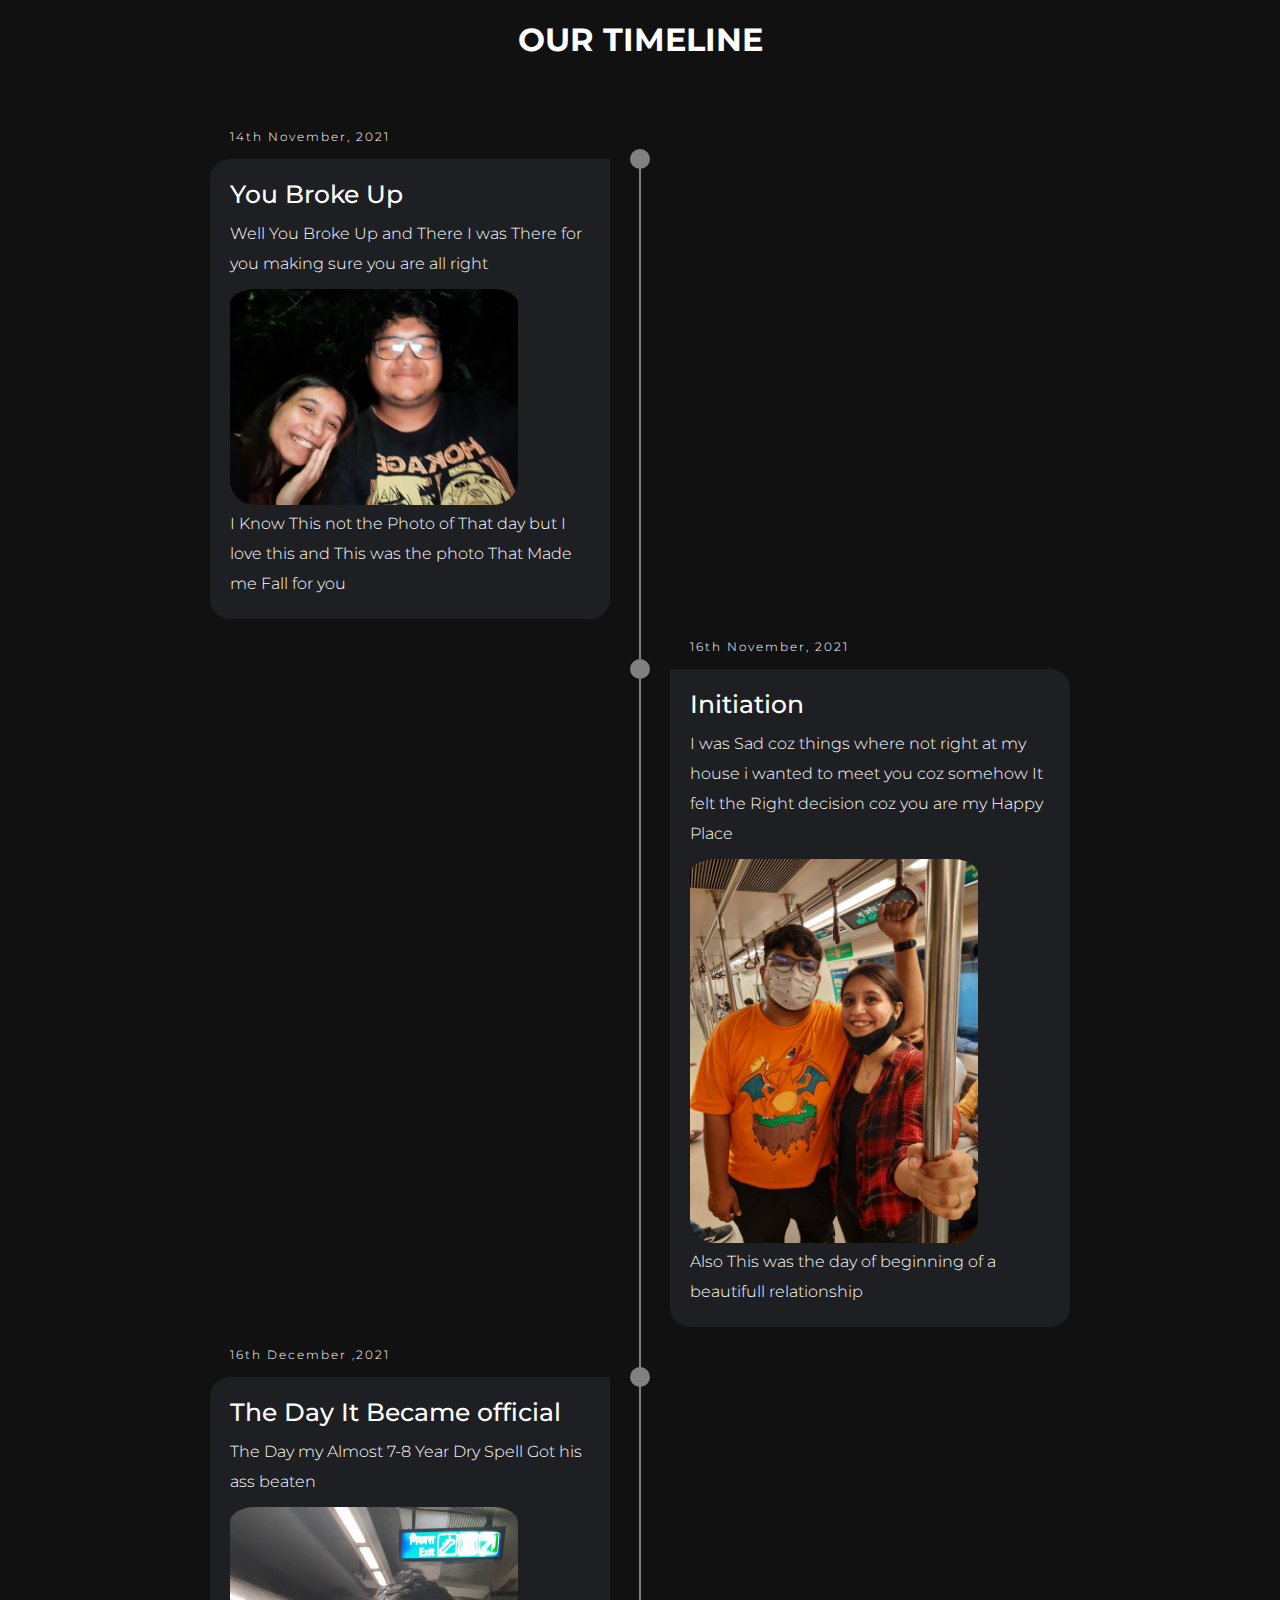
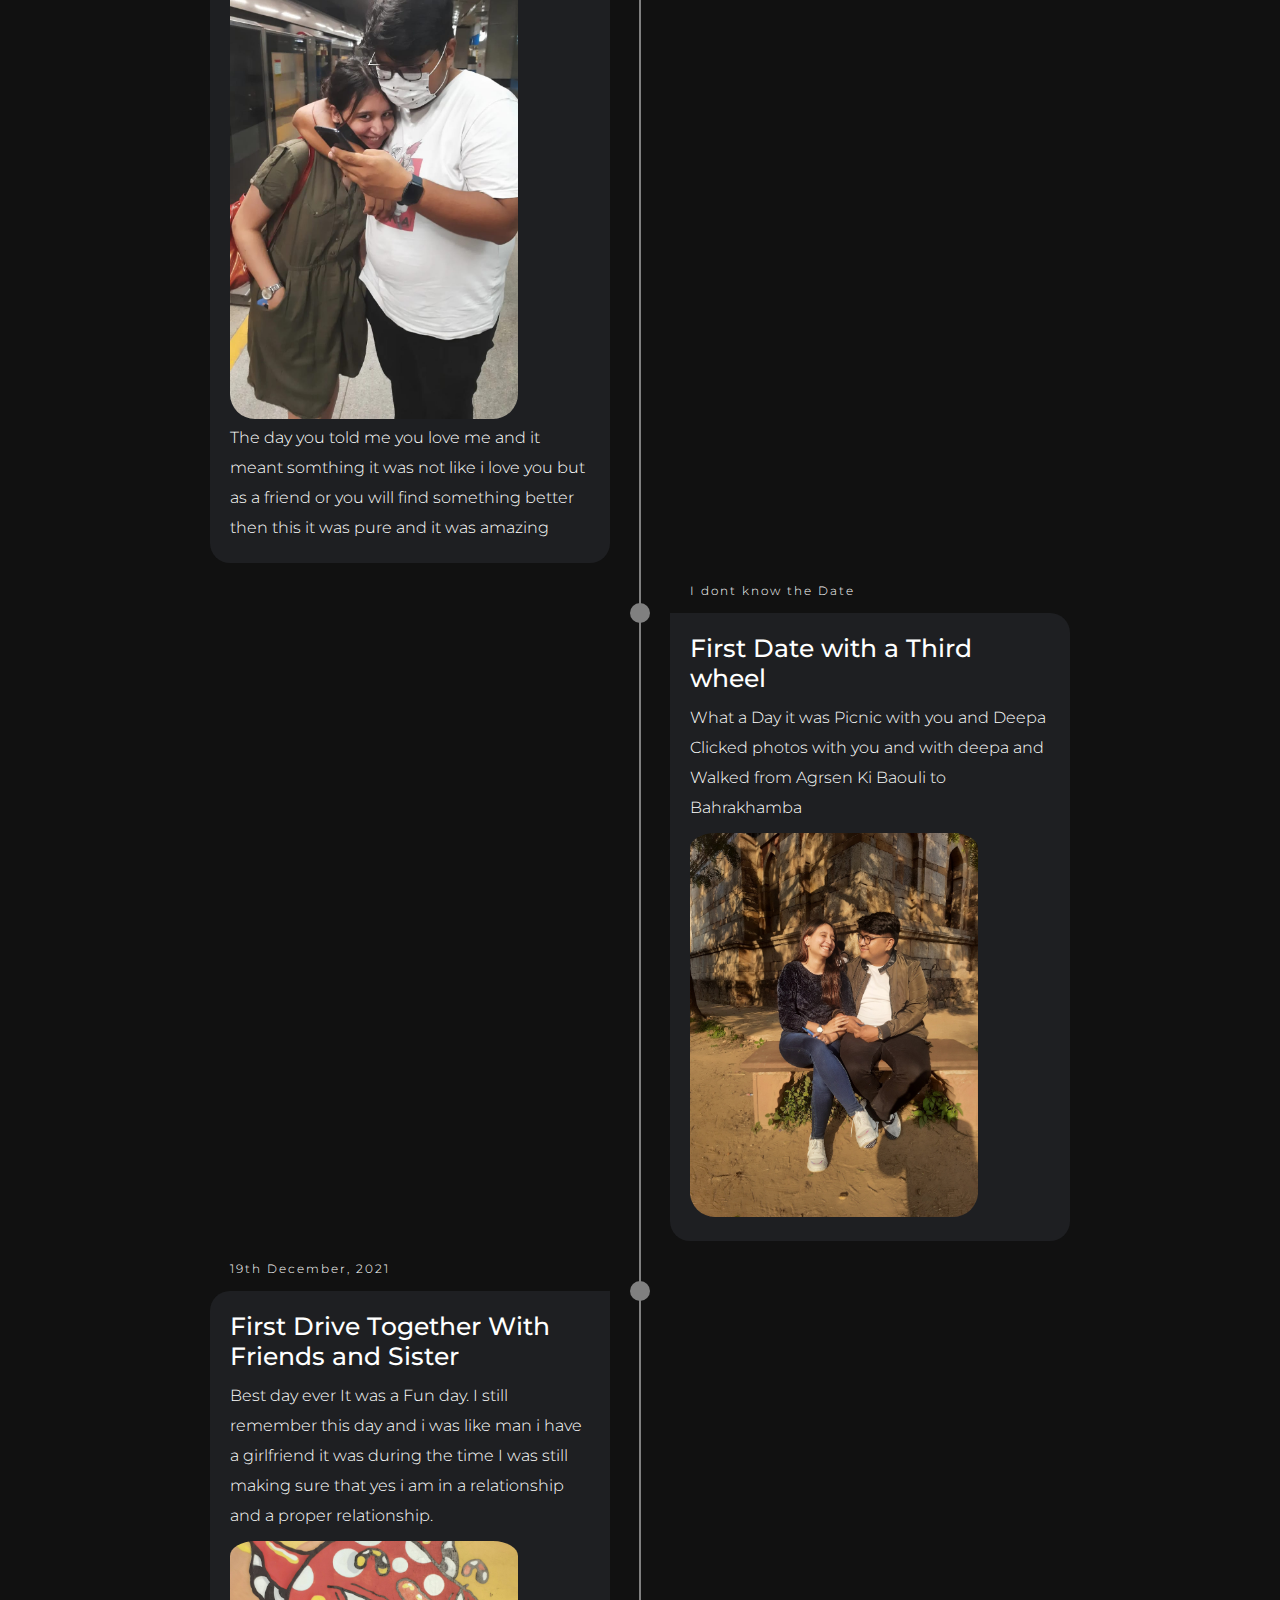
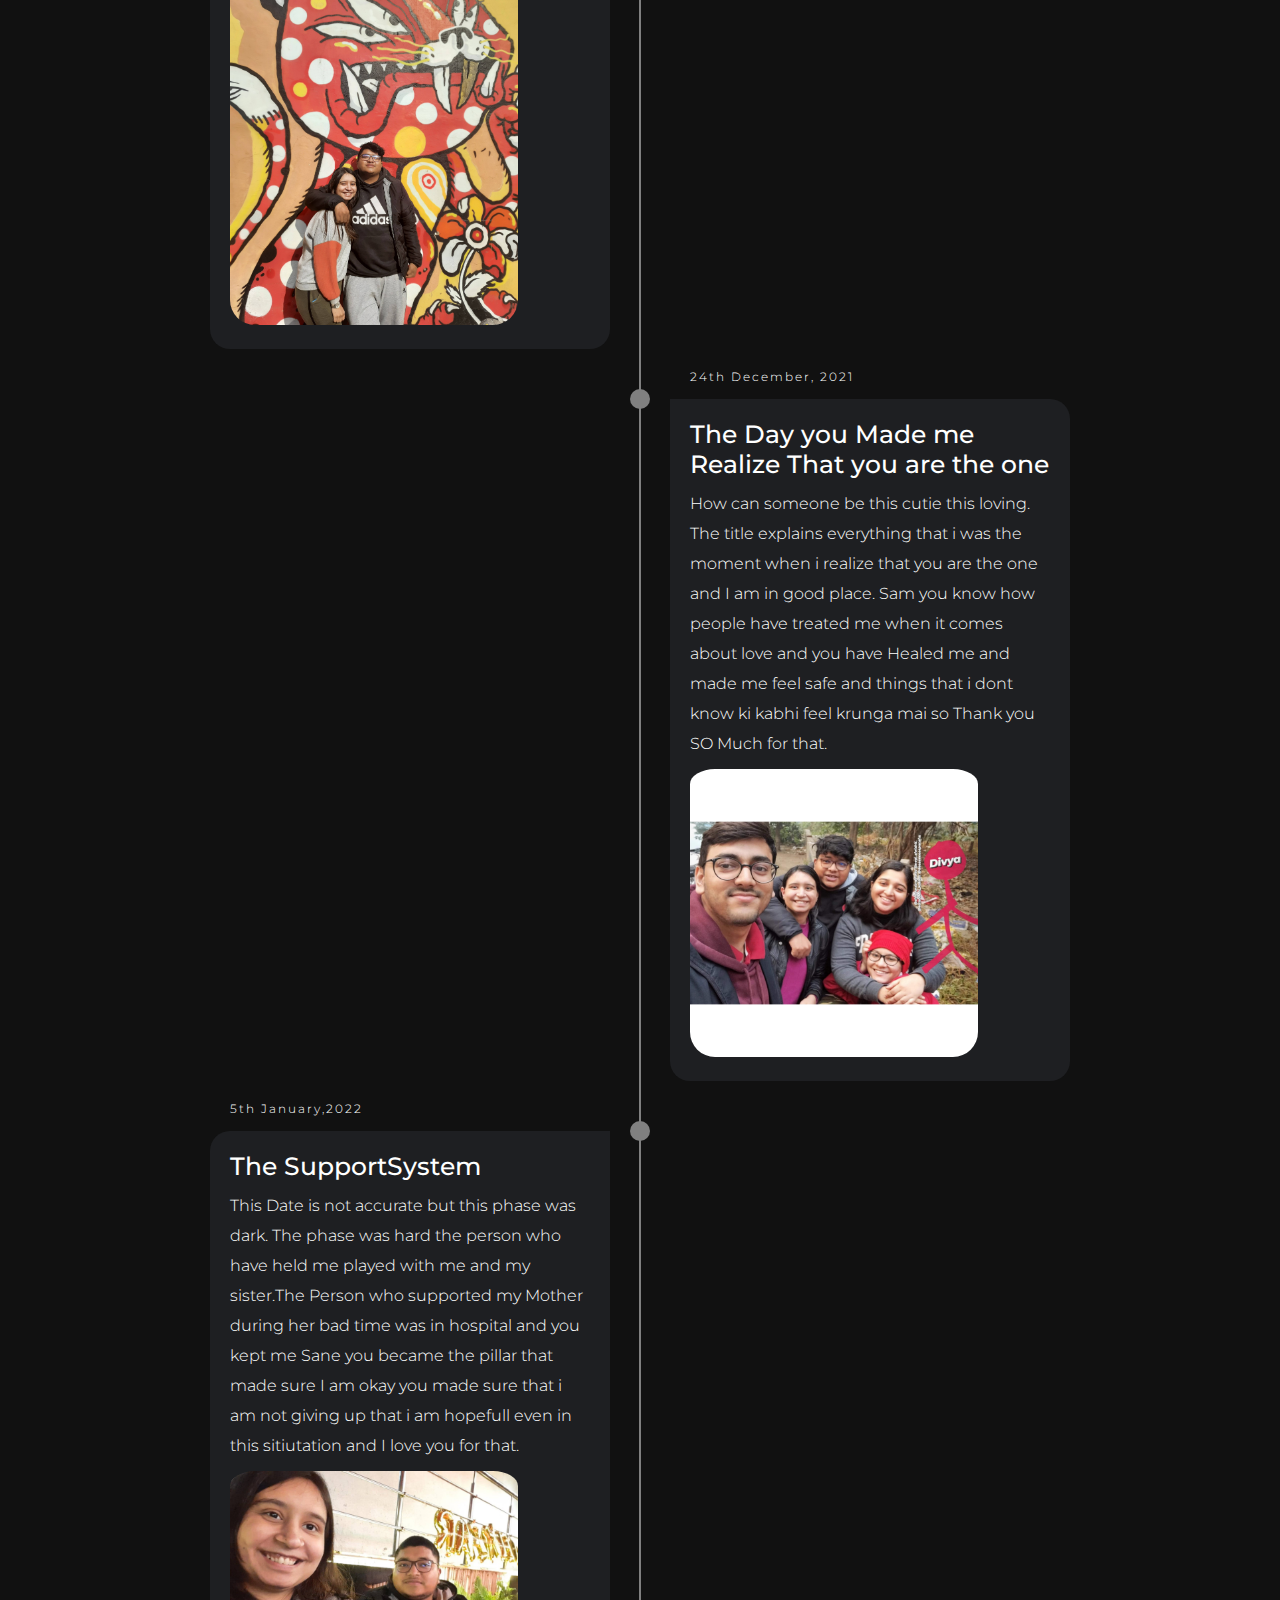
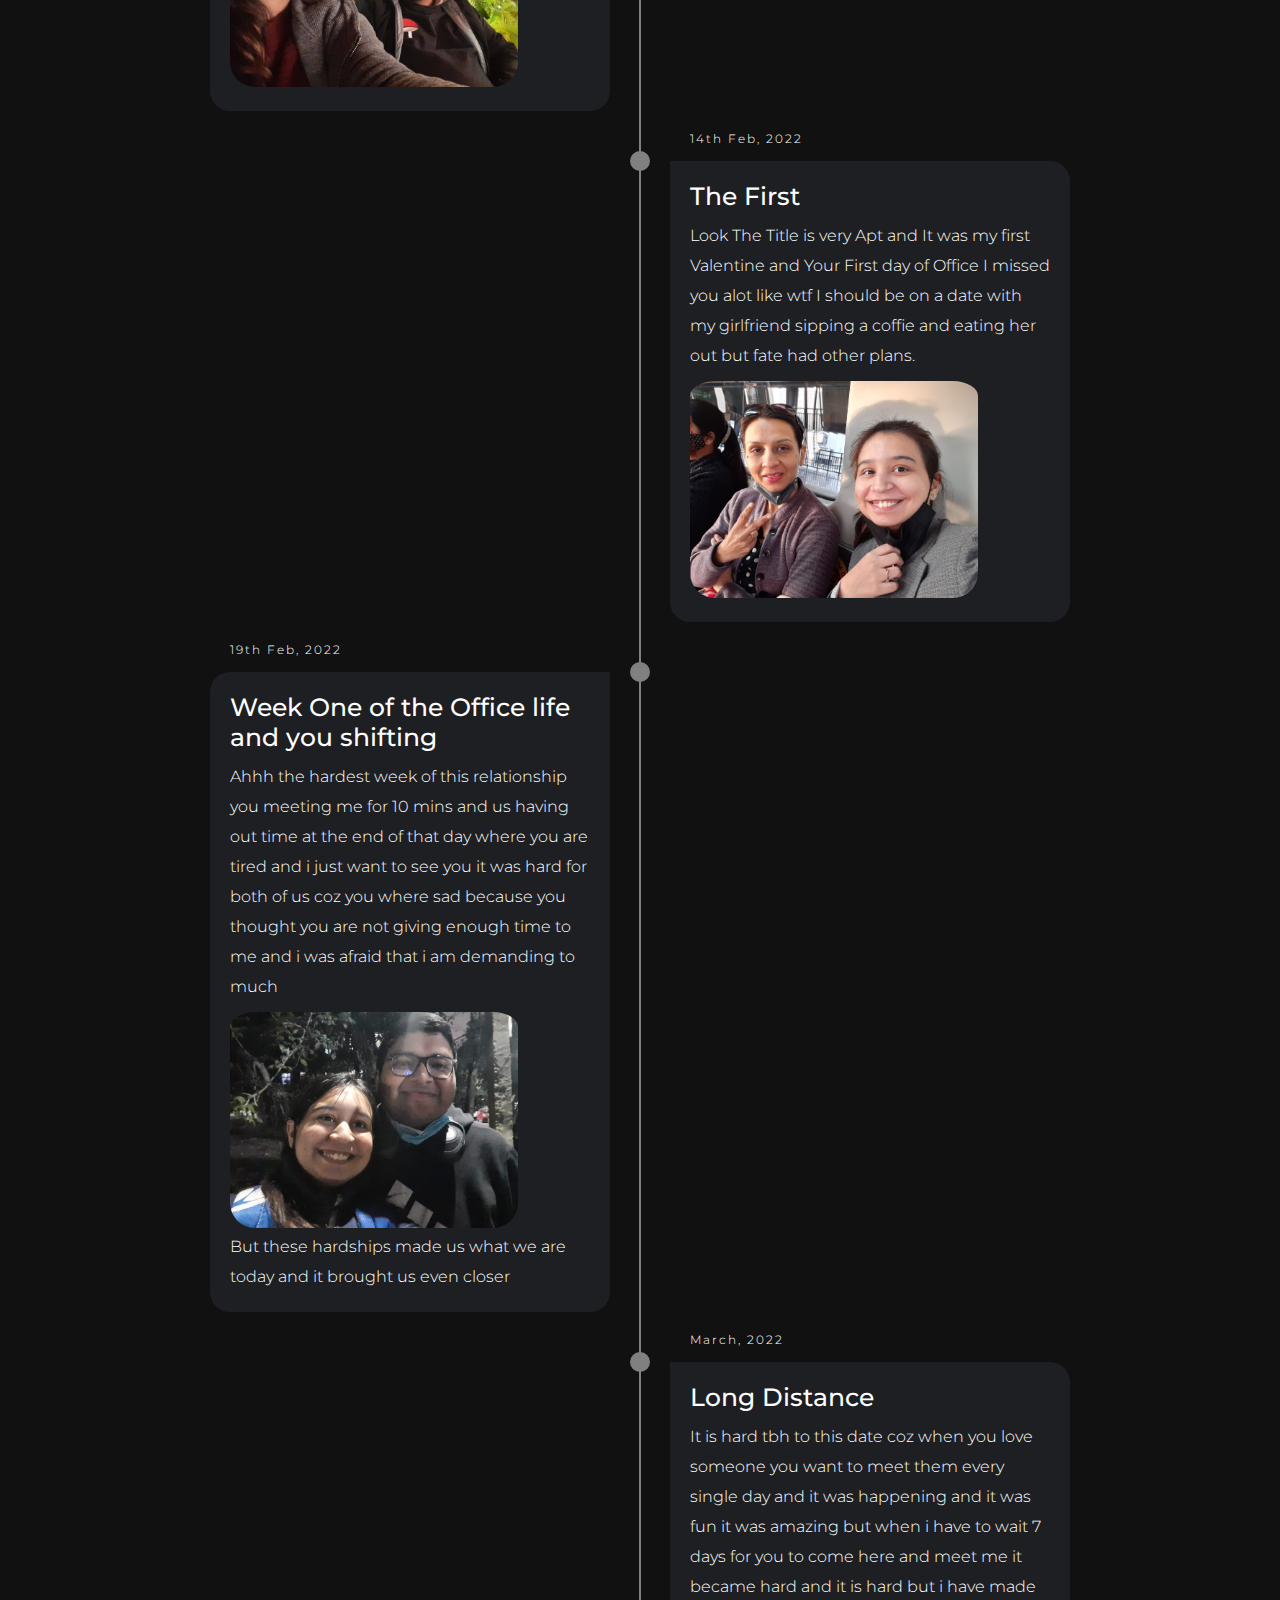
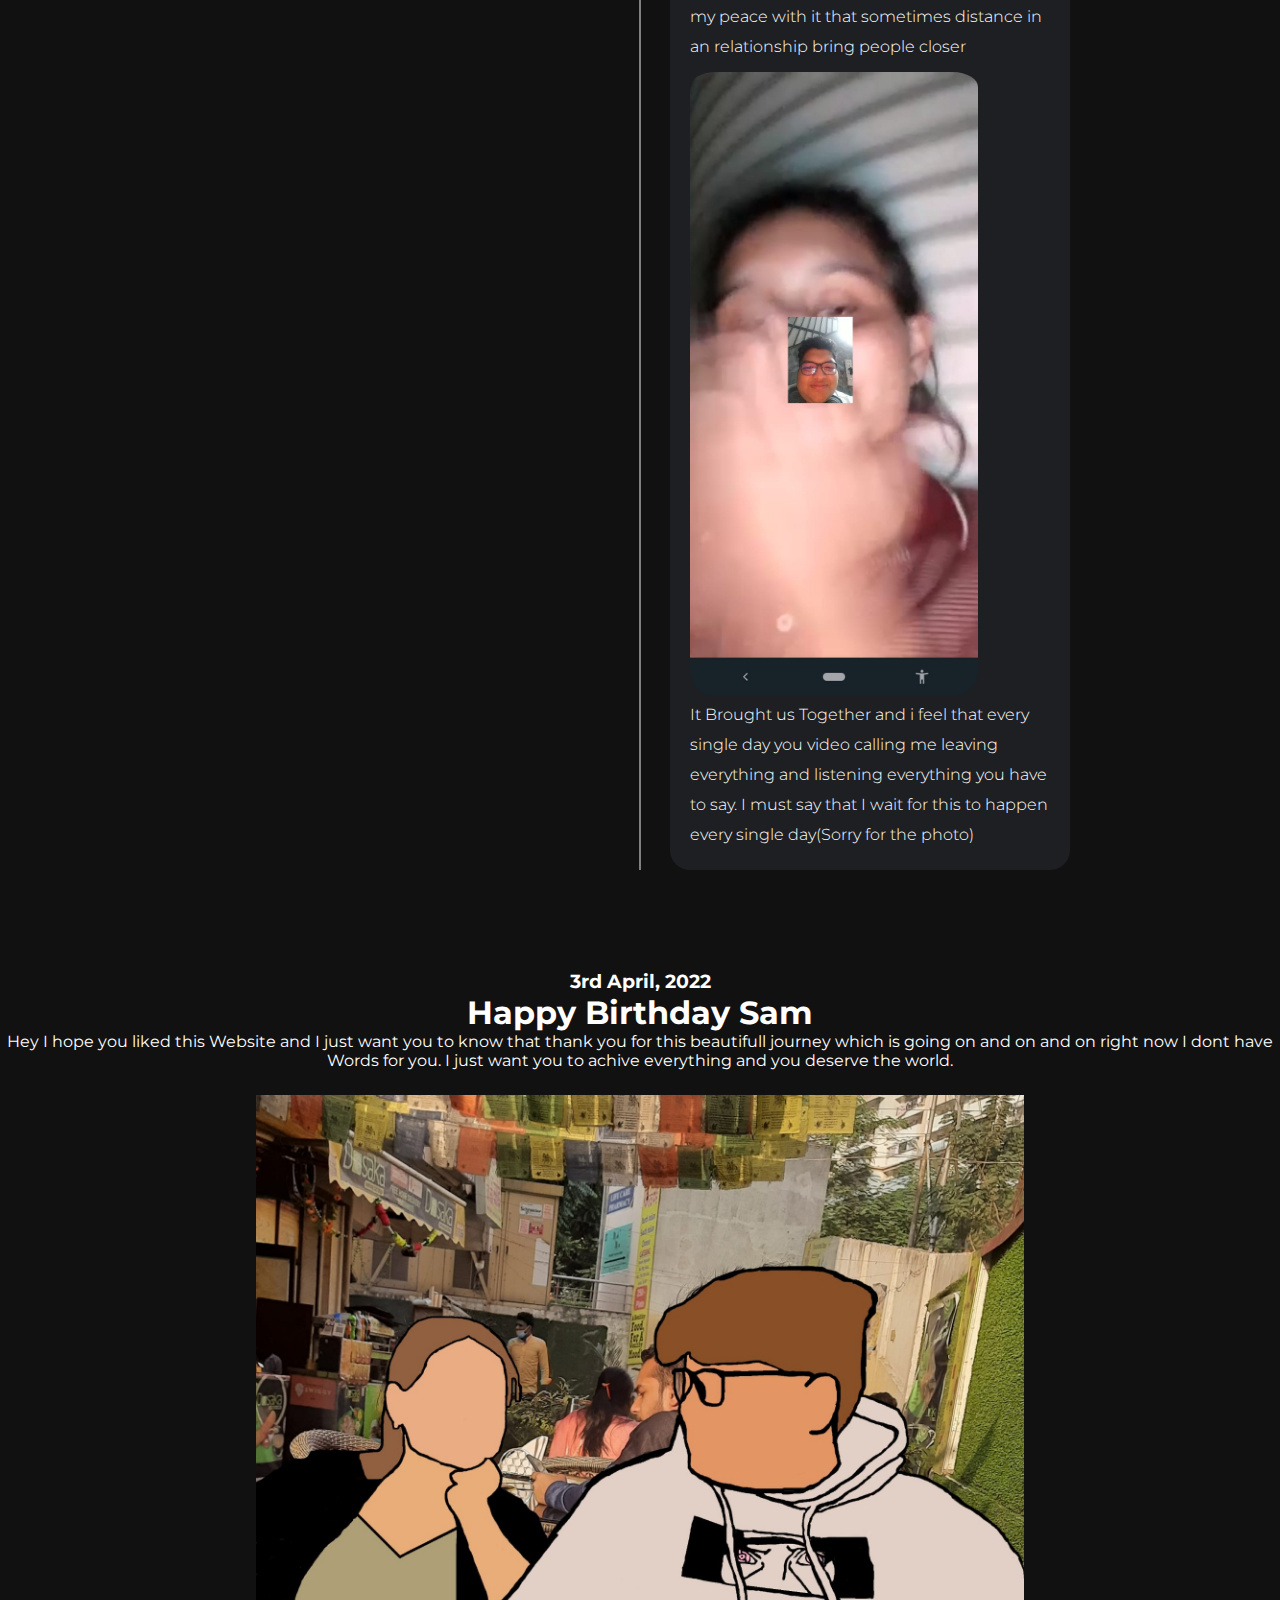
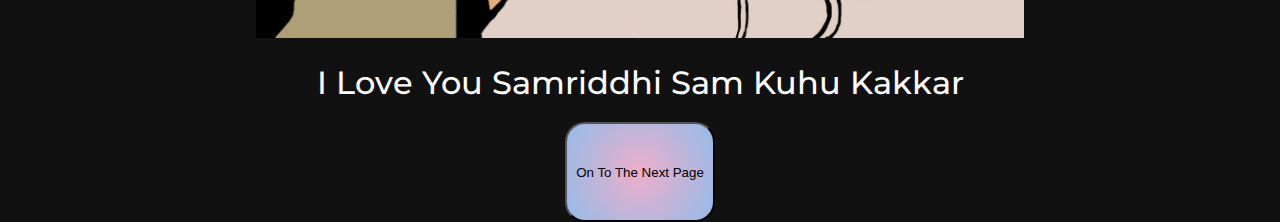
<file: index.html>
<!DOCTYPE html>
<html lang="en">
<head>
    <meta charset="UTF-8">
    <meta http-equiv="X-UA-Compatible" content="IE=edge">
    <meta name="viewport" content="width=device-width, initial-scale=1.0">
    <link rel="stylesheet" href="./style.css">
    <title>Document</title>
</head>
<body>

    <div class="Title">
        <h1>OUR TIMELINE</h1>
    </div>
    <div class="container">
        <div class="timeline">
          <ul>
            <li>
              <div class="timeline-content">
                <h3 class="date">14th November, 2021</h3>
                <h1>You Broke Up</h1>
                <p>Well You Broke Up and There I was There for you making sure you are all right </p>
                <img class="img" src="./WhatsApp Image 2021-10-10 at 9.17.42 PM.jpeg" alt="">
                <p>I Know This not the Photo of That day but I love this and This was the photo That Made me Fall for you  </p>
              </div>
            </li>
            <li>
              <div class="timeline-content">
                <h3 class="date">16th November, 2021</h3>
                <h1>Initiation</h1>
                <p>I was Sad coz things where not right at my house i wanted to meet you coz somehow It felt the Right decision coz you are my Happy Place  </p>
                <img src="./IMG-20210919-WA0045.jpg" alt="" class="img">
                <p>Also This was the day of beginning of a beautifull relationship</p>
              </div>
            </li>
            <li>
              <div class="timeline-content">
                <h3 class="date">16th December ,2021</h3>
                <h1>The Day It Became official </h1>
                <p>The Day my Almost 7-8 Year Dry Spell Got his ass beaten  </p>
                <img class="img" src="./IMG-20211023-WA0054.jpg" alt="">
                <p>The day you told me you love me and it meant somthing it was not like i love you but as a friend or you will find something better then this it was pure and it was amazing  </p>
              </div>
            </li>
            <li>
              <div class="timeline-content">
                <h3 class="date">I dont know the Date </h3>
                <h1> First Date with a Third wheel </h1>
                <p>What a Day it was Picnic with you and Deepa Clicked photos with you and with deepa and Walked from Agrsen Ki Baouli to Bahrakhamba</p>
                <img class="img" src="./3.jpg" alt="">
              </div>
            </li>
            <li>
              <div class="timeline-content">
                <h3 class="date">19th December, 2021</h3>
                <h1>First Drive Together With Friends and Sister</h1>
                <p>Best day ever It was a Fun day. I still remember this day and i was like man i have a girlfriend it was during the time I was still making sure that yes i am in a relationship and a proper relationship.  </p>
                <img  class="img" src="./4.jpg" alt="">
              </div>
            </li>
            <li>
              <div class="timeline-content">
                <h3 class="date">24th December, 2021</h3>
                <h1>The Day you Made me Realize That you are the one</h1>
                <p>How can someone be this cutie this loving. The title explains everything that i was the moment when i realize that you are the one and I am in good place. Sam you know how people have treated me when it comes about love and you have Healed me and made me feel safe and things that i dont know ki kabhi feel krunga mai so Thank you SO Much for that.</p>
                <img src="./5.jpg" class="img" alt="">
              </div>
            </li>
            <li>
              <div class="timeline-content">
                <h3 class="date">5th January,2022</h3>
                <h1>The SupportSystem</h1>
                <p>This Date is not accurate but this phase was dark. The phase was hard the person who have held me played with me and my sister.The Person who supported my Mother during her bad time was in hospital and you kept me Sane you became the pillar that made sure I am okay you made sure that i am not giving up that i am hopefull even in this sitiutation  and I love you for that.</p>
                <img src="./6.jpg" class="img" alt="">
              </div>
            </li>
            <li>
              <div class="timeline-content">
                <h3 class="date">14th Feb, 2022</h3>
                <h1>The First </h1>
                <p>Look The Title is very Apt and It was my first Valentine and Your First day of Office I missed you alot like wtf I should be on a date with my girlfriend sipping a coffie and eating her out but fate had other plans.</p>
                <img src="./7.jpeg" alt="" class="img">
              </div>
            </li>
            <li>
              <div class="timeline-content">
                <h3 class="date">19th Feb, 2022</h3>
                <h1>Week One of the Office life and you shifting </h1>
                <p>Ahhh the hardest week of this relationship you meeting me for 10 mins and us having out time at the end of that day where you are tired and i just want to see you it was hard for both of us coz you where sad because you thought you are not giving enough time to me and i was afraid that i am demanding to much</p>
                <img src="./8.jpeg" class="img" alt="">
                <p>But these hardships made us what we are today and it brought us even closer </p>
              </div>
            </li>
            <li>
              <div class="timeline-content">
                <h3 class="date">March, 2022</h3>
                <h1>Long Distance </h1>
                <p>It is hard tbh to this date coz when you love someone you want to meet them every single day and it was happening and it was fun it was amazing but when i have to wait 7 days for you to come here and meet me it became hard and it is hard but i have made my peace with it that sometimes distance in an relationship bring people closer</p>
                <img src="./9.jpeg" class="img" alt="">
                <p>It Brought us Together and i feel that every single day you video calling me leaving everything and listening everything you have to say. I must say that I wait for this to happen every single day(Sorry for the photo)</p>
                <p> </p>
              </div>
            </li>
            
          </ul>
        </div>
    </div>
    <div>
        <div class="last">
            <h3 class="date">3rd April, 2022</h3>
            <h1>Happy Birthday Sam </h1>
            <p>Hey I hope you liked this Website and I just want you to know that thank you for this beautifull journey which is going on and on and on right now I dont have Words for you. I just want you to achive everything and you deserve the world. </p>
            <img src="./10.jpeg" class="img1" alt="">
          </div>
    </div>
    <div class="lastLine">
        <h1>I Love You Samriddhi Sam Kuhu Kakkar</h1>
        
    </div>
    <div class="btndiv"><a href="./written.html"><button class="btn"> On To The Next Page </button></a></div>
</body>
</html>
</file>
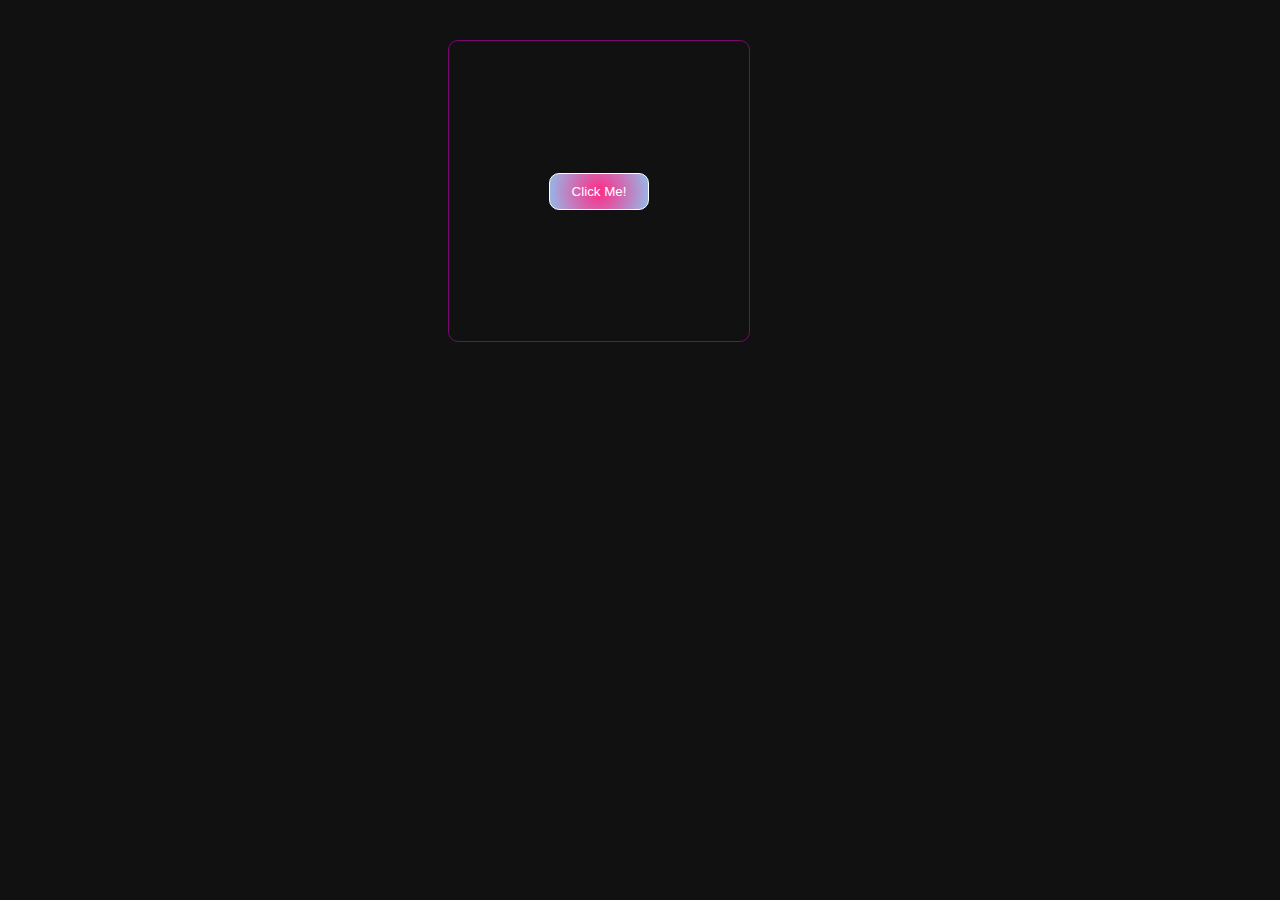
<file: Button.html>
<!DOCTYPE html>
<html lang="en">
<head>
    <meta charset="UTF-8">
    <title>Hey Sam</title>
    <style>
        *{
            background-color: #111;
        }
        a{
            text-decoration: none;
            color: white
        }
        .button-container-div a {
            width: 300px;
            height: 300px;
            border: 1px solid rgba(121, 9, 110, 86);
            border-radius: 10px;
            display: flex;
            justify-content: center;
            position: fixed;
            left: 35%;   
        }
        button {
            background: radial-gradient(circle, rgb(255, 42, 134) 0%, rgba(148,187,233,1) 100%);
            color: #fff;
            border: 1px solid;
            padding: 10px;
            width: 100px;
            outline: none;
            margin: auto;
            border-radius: 10px;
        }
        .center{
        color: white;  
        padding: 1.5rem;  
        border-radius: 30px;  
        width: 100%;  
        max-width: 420px;  
        margin: 1rem;  
        }
    </style>
</head>
<body>
    <div class="center">
    <div class="button-container-div">
        <a href="./index.html"><button>Click Me!</button></a>
    </div>
</div>
</body>
</html>
</file>
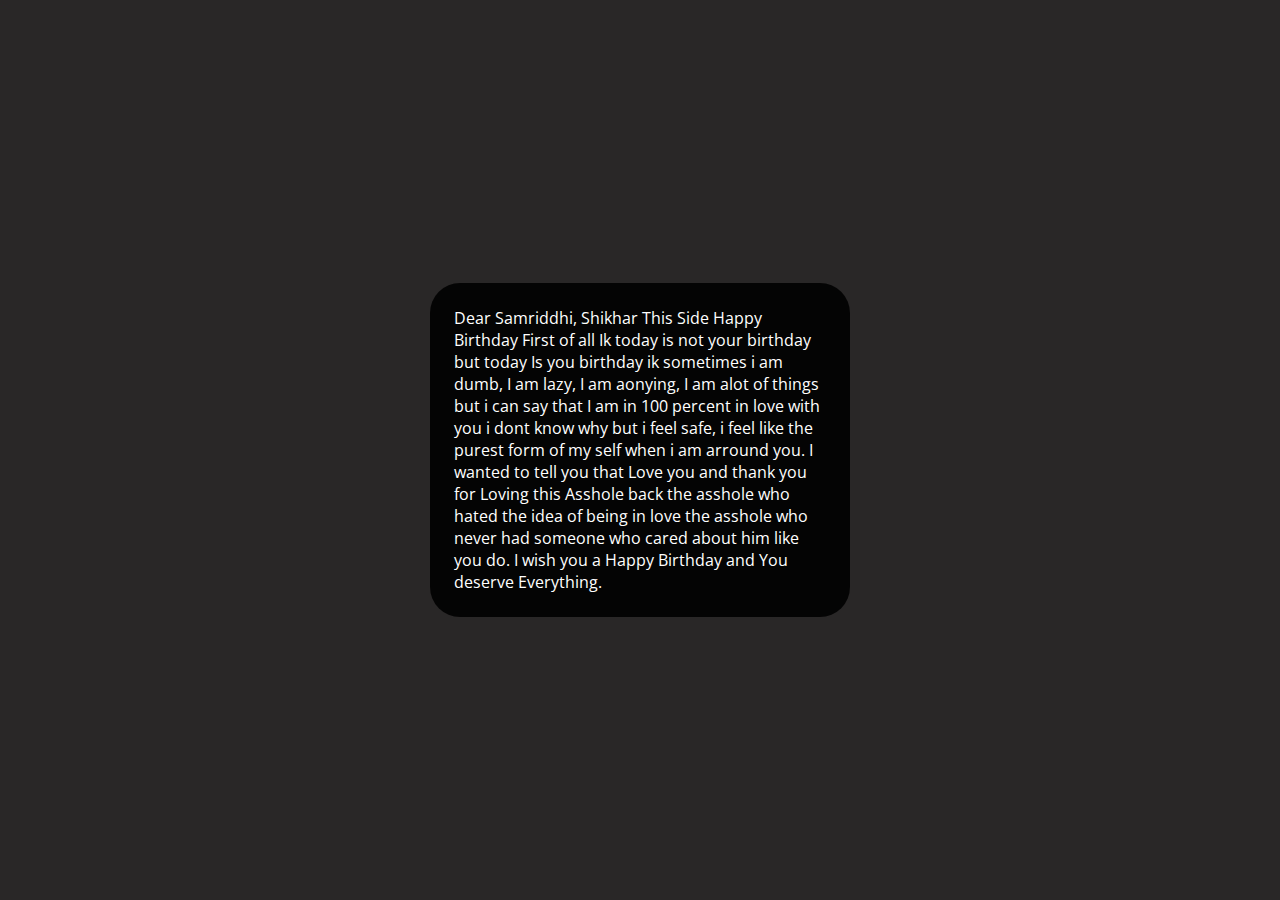
<file: written.html>
<!DOCTYPE html>  
<html lang="en">  
<head>  
  <meta charset="UTF-8">  
  <meta http-equiv="X-UA-Compatible" content="IE=edge">  
  <meta name="viewport" content="width=device-width, initial-scale=1.0">  
  <title>I Love You</title>  
  <link rel="stylesheet" href="./styles.css">  
  <link rel="preconnect" href="https://fonts.googleapis.com">  
  <link rel="preconnect" href="https://fonts.gstatic.com" crossorigin>  
  <link href="https://fonts.googleapis.com/css2?family=Open+Sans&display=swap" rel="stylesheet">  
</head>  
<body>  
  <div class="card">  
    <div class="search">  
    </div>  
    <div class="weather loading">  
       <p>
           Dear Samriddhi,
                           Shikhar This Side Happy Birthday First of all Ik today is not your birthday but today Is you birthday ik sometimes i am dumb, I am lazy, I am aonying, I am alot of things but i can say that I am in 100 percent in love with you i dont know why but i feel safe, i feel like the purest form of my self when i am arround you. 
                           I wanted to tell you that Love you and thank you for Loving this Asshole back the asshole who hated the idea of being in love the asshole who never had someone who cared about him like you do. 
                           I wish you a Happy Birthday and You deserve Everything.
       </p>
    </div>  
  </div>  
</body>  
</html>
</file>
<file: style.css>
@import url("https://fonts.googleapis.com/css2?family=Montserrat:wght@300;500&display=swap");
* {
  margin: 0;
  padding: 0;
  box-sizing: border-box;
}
html {
  font-family: "Montserrat";
}

.Title{
    color: white;
    background-color: #111;
    text-align: center;
    padding-top: 20px;
    
}
.container {
  min-height: 100vh;
  width: 100%;
  display: flex;
  align-items: center;
  justify-content: center;
  padding: 100px 0;
  background-color: #111;
}
.timeline {
  width: 80%;
  height: auto;
  max-width: 800px;
  margin: 0 auto;
  position: relative;
}

.timeline ul {
  list-style: none;
}
.timeline ul li {
  padding: 20px;
  background-color: #1e1f22;
  color: white;
  border-radius: 10px;
  margin-bottom: 20px;
}
.timeline ul li:last-child {
  margin-bottom: 0;
}
.timeline-content h1 {
  font-weight: 500;
  font-size: 25px;
  line-height: 30px;
  margin-bottom: 10px;
}
.timeline-content p {
  font-size: 16px;
  line-height: 30px;
  font-weight: 300;
}
.timeline-content .date {
  font-size: 12px;
  font-weight: 300;
  margin-bottom: 10px;
  letter-spacing: 2px;
}
@media only screen and (min-width: 768px) {
  .timeline:before {
    content: "";
    position: absolute;
    top: 0;
    left: 50%;
    transform: translateX(-50%);
    width: 2px;
    height: 100%;
    background-color: gray;
  }
  .timeline ul li {
    width: 50%;
    position: relative;
    margin-bottom: 50px;
  }
  .timeline ul li:nth-child(odd) {
    float: left;
    clear: right;
    transform: translateX(-30px);
    border-radius: 20px 0px 20px 20px;
  }
  .timeline ul li:nth-child(even) {
    float: right;
    clear: left;
    transform: translateX(30px);
    border-radius: 0px 20px 20px 20px;
  }
  .timeline ul li::before {
    content: "";
    position: absolute;
    height: 20px;
    width: 20px;
    border-radius: 50%;
    background-color: gray;
    top: 0px;
  }
  .timeline ul li:nth-child(odd)::before {
    transform: translate(50%, -50%);
    right: -30px;
  }
  .timeline ul li:nth-child(even)::before {
    transform: translate(-50%, -50%);
    left: -30px;
  }
  .timeline-content .date {
    position: absolute;
    top: -30px;
  }
  .timeline ul li:hover::before {
    background-color: aqua;
  }
}


.lastLine{
    display: flex;
    align-self: center;
    justify-content: center;
    background-color: #111;
    color: white;
    font-weight: 500;
}


.img{
  width: 80%;
  height: auto;
  max-width: 800px;
  margin: 0 auto;
  position: relative;
  padding-top: 10px;
  border-radius: 25px;
}


.lastLine h1{
    display: flex;
    align-self: center;
    justify-content: center;
    background-color: #111;
    color: white;
    font-weight: 500;
    padding-bottom: 20px;
}

.last{
    background-color: #111;
    color: white;
    text-align: center;
    align-items: center;
    justify-content:center;
}




.img1{
    width: 60%;
    margin-left: auto ;
    margin-right:auto ;
    display: flex;
    align-items: center;
    justify-content: center;
    padding-top: 25px;
    padding-bottom: 25px;
    border-radius: 25px;
    
  
}
.btndiv{
  background-color: #111;
  display: flex;
  align-self: center;
  justify-content: center;

}
.btn
{
  background: radial-gradient(circle, rgba(238,174,202,1) 0%, rgba(148,187,233,1) 100%);
  width: 150px;
  height: 100px;
  border-radius: 20px;
  text-align: center;
}
</file>
<file: styles.css>
*{  
    padding: 0;  
    margin: 0;  
    box-sizing: border-box;  
    -webkit-font-smoothing: antialiased;  
  }  
  body{  
    display: flex;  
    justify-content: center;  
    align-items: center;  
    height: 100vh;  
    margin: 0;  
    background: rgb(41, 39, 39);  
    font-family: 'Open Sans', sans-serif;  
    background-image: url(https://source.unsplash.com/random/1600x900/?landscape); 
  }  

  .card{  
    background: rgba(0, 0, 0, 0.884);  
    color: white;  
    padding: 1.5rem;  
    border-radius: 30px;  
    width: 100%;  
    max-width: 420px;  
    margin: 1rem;  
  }  
  .search{  
    display: flex;  
    align-items: center;  
    justify-content: center;  
  }  
  .search button{  
    margin: 1rem;  
    border-radius: 50%;  
    border: none;  
    height: 2.5rem;  
    width: 2.5rem;  
    outline: none;  
    background-color: rgba(92, 88, 88, 0.644);  
    color: white;  
  }  
  .search button:hover{  
    background-color: rgb(92, 88, 88);  
    cursor: pointer;  
    transition: 0.2s ease-in-out;  
  }  
  input.search-bar {  
    border: none;  
    outline: none;  
    padding: 1rem 1rem;  
    border-radius: 50px;  
    width: 15rem;  
    height: 2.5rem;  
    background-color: rgba(92, 88, 88, 0.644);  
    color: white;  
    font-family: inherit;  
    font-size: 100%;  
  }  
  .description{  
    text-transform: capitalize;  
  }
</file>
